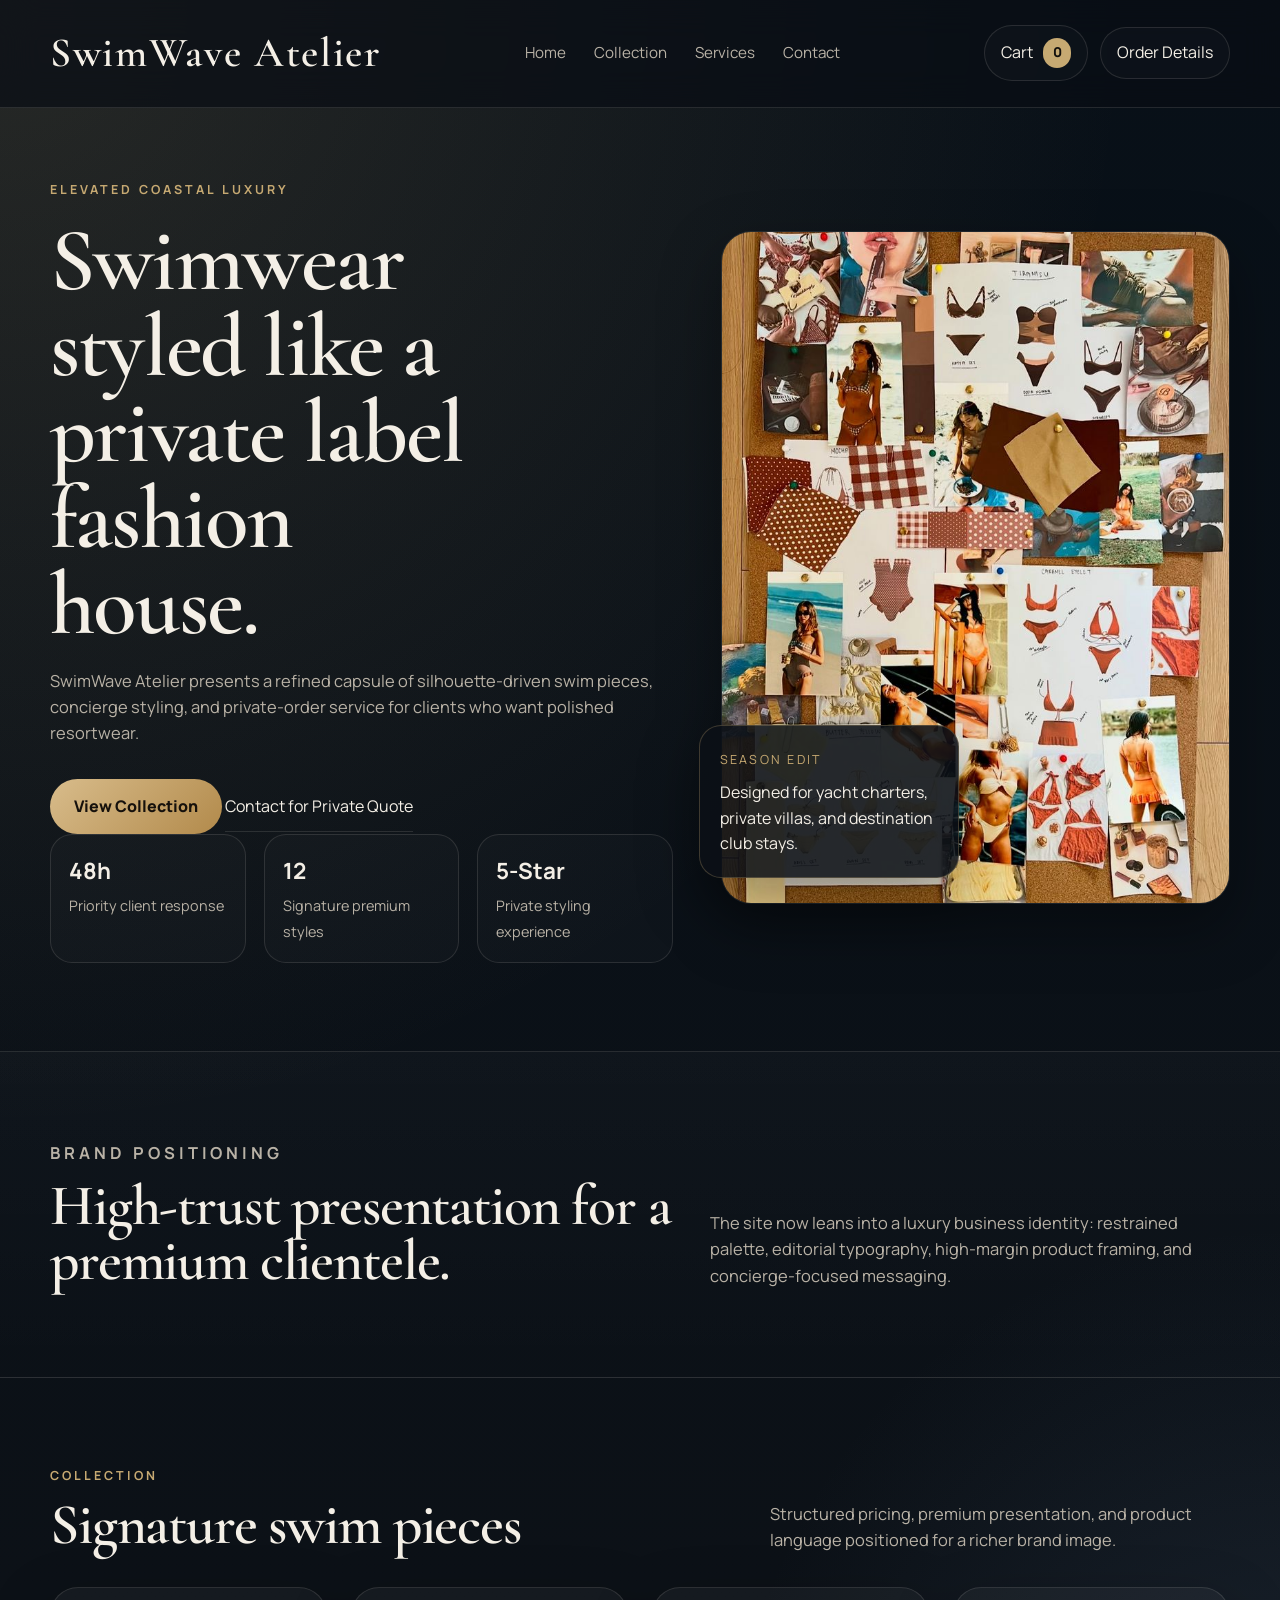
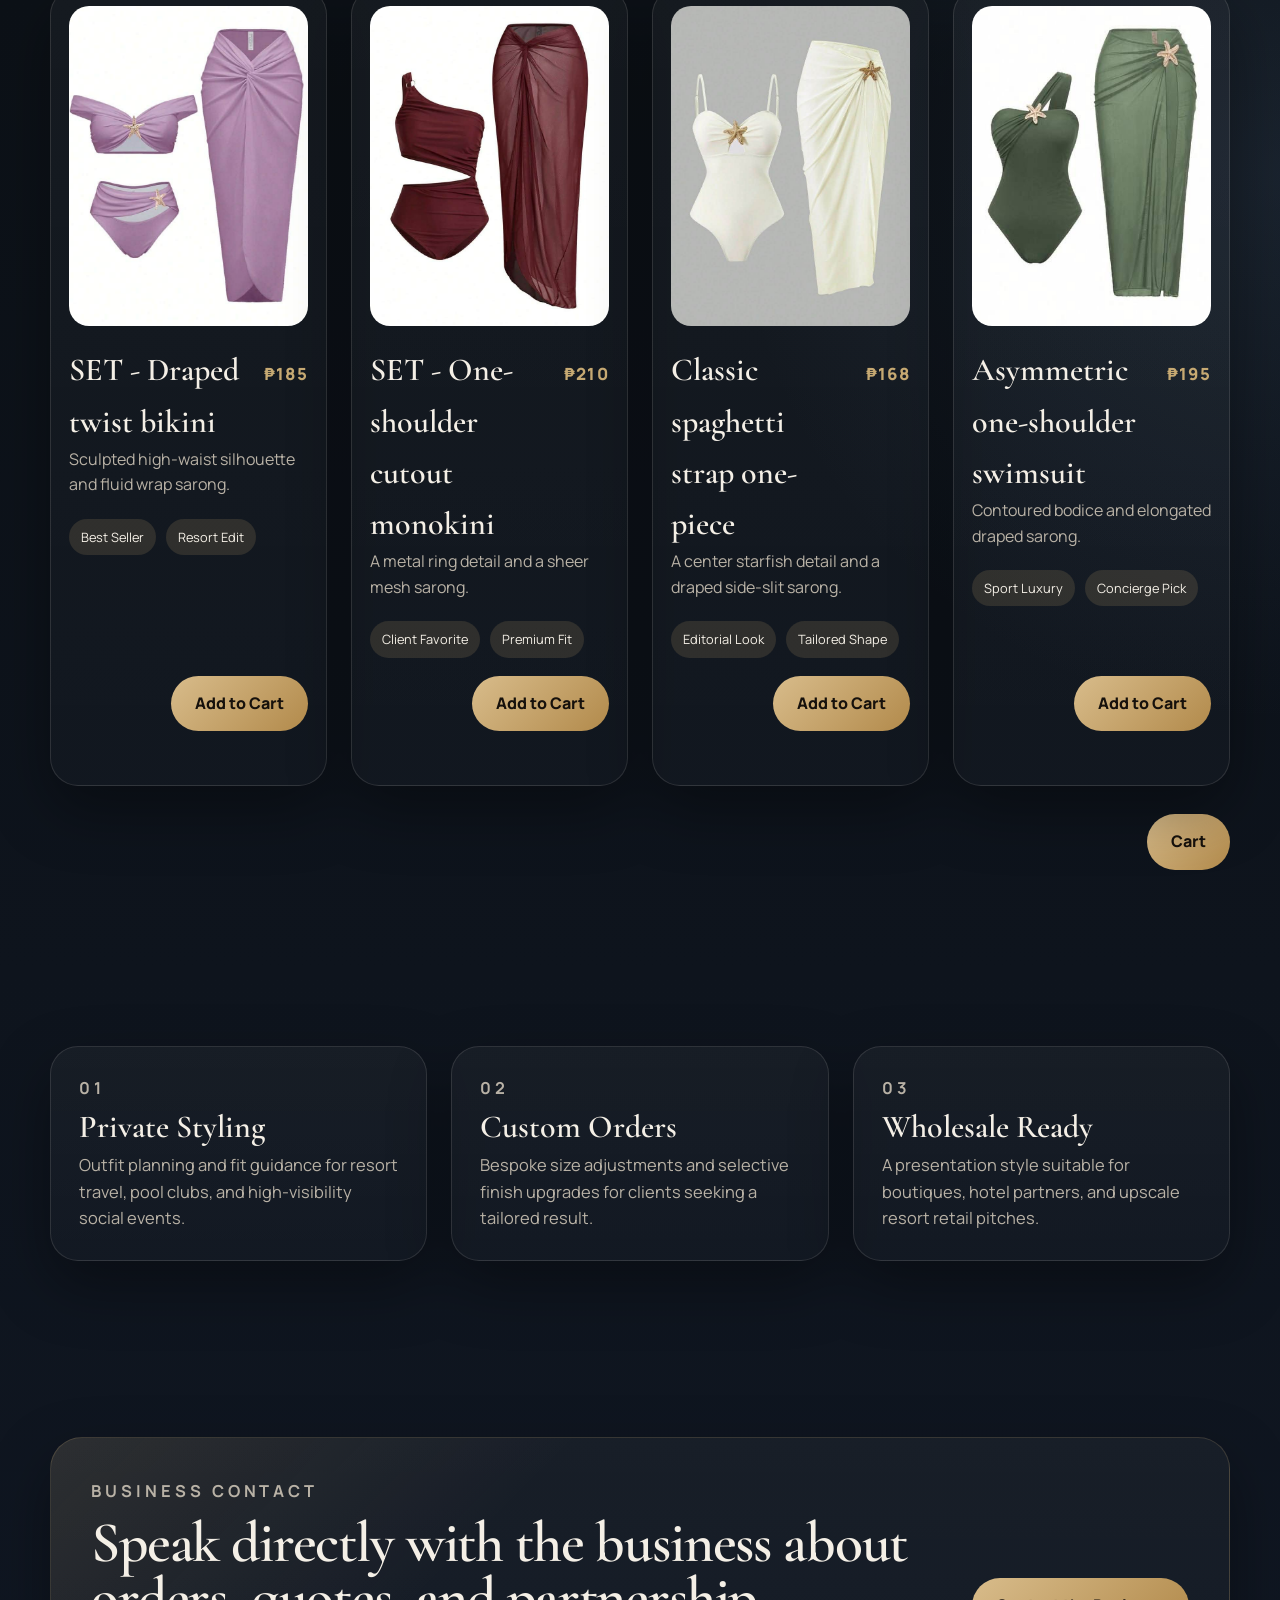
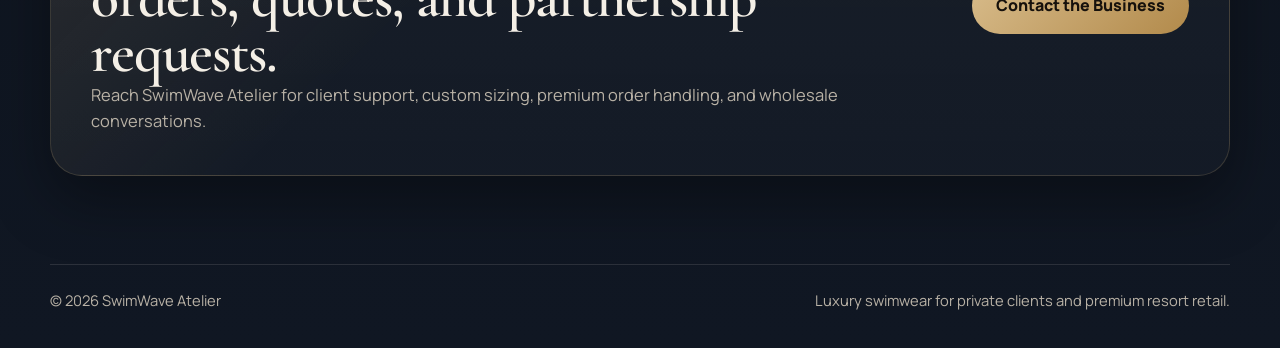
<file: index.html>
﻿<!DOCTYPE html>
<html lang="en">
  <head>
    <meta charset="UTF-8" />
    <meta name="viewport" content="width=device-width, initial-scale=1" />
    <title>SwimWave Atelier</title>
    <link rel="preconnect" href="https://fonts.googleapis.com" />
    <link rel="preconnect" href="https://fonts.gstatic.com" crossorigin />
    <link
      href="https://fonts.googleapis.com/css2?family=Cormorant+Garamond:wght@500;600;700&family=Manrope:wght@400;500;600;700&display=swap"
      rel="stylesheet"
    />
    <link rel="stylesheet" href="styles.css" />
  </head>
  <body>
    <div class="page-shell">
      <header class="site-header">
        <div class="container header-content">
          <div class="brand-block">
            <a href="index.html" class="brand">SwimWave Atelier</a>
          </div>

          <nav class="site-nav" aria-label="Primary">
            <a href="index.html">Home</a>
            <a href="index.html#collection">Collection</a>
            <a href="index.html#services">Services</a>
            <a href="contact.html">Contact</a>
          </nav>

          <div class="header-actions">
            <button class="cart-icon-btn" onclick="viewCart()" aria-label="View cart">
              Cart
              <span class="cart-badge" id="cartBadge">0</span>
            </button>
            <button class="secondary" onclick="openOrderDetails()">Order Details</button>
          </div>
        </div>
      </header>

      <main>
        <section class="hero container" id="home">
          <div class="hero-copy">
            <p class="eyebrow">Elevated Coastal Luxury</p>
            <h1>Swimwear styled like a private label fashion house.</h1>
            <p class="lead">
              SwimWave Atelier presents a refined capsule of silhouette-driven swim pieces,
              concierge styling, and private-order service for clients who want polished resortwear.
            </p>

            <div class="hero-actions">
              <button class="primary" onclick="goToCollection()">View Collection</button>
              <button class="text-link" onclick="notifyCustomRequest()">Contact for Private Quote</button>
            </div>

            <div class="hero-metrics">
              <article>
                <strong>48h</strong>
                <span>Priority client response</span>
              </article>
              <article>
                <strong>12</strong>
                <span>Signature premium styles</span>
              </article>
              <article>
                <strong>5-Star</strong>
                <span>Private styling experience</span>
              </article>
            </div>
          </div>

          <div class="hero-visual">
            <img
              src="background-swimsuit-picture.jpg"
              class="hero-photo"
              alt="Luxury swimwear editorial"
            />
            <div class="hero-note">
              <span class="note-label">Season Edit</span>
              <p>Designed for yacht charters, private villas, and destination club stays.</p>
            </div>
          </div>
        </section>

        <section class="story-strip">
          <div class="container story-grid">
            <article>
              <p class="eyebrow">Brand Positioning</p>
              <h2>High-trust presentation for a premium clientele.</h2>
            </article>
            <article>
              <p>
                The site now leans into a luxury business identity: restrained palette, editorial
                typography, high-margin product framing, and concierge-focused messaging.
              </p>
            </article>
          </div>
        </section>

        <section class="price-list" id="collection">
          <div class="container">
            <div class="section-heading">
              <div>
                <p class="eyebrow">Collection</p>
                <h2>Signature swim pieces</h2>
              </div>
              <p class="section-lead">
                Structured pricing, premium presentation, and product language positioned for a richer brand image.
              </p>
            </div>
            <div class="price-grid" id="priceGrid"></div>
            <div class="collection-actions">
              <button class="primary" type="button" onclick="viewCart()">Cart</button>
            </div>
          </div>
        </section>

        <section class="services" id="services">
          <div class="container services-grid">
            <article class="service-card">
              <p class="eyebrow">01</p>
              <h3>Private Styling</h3>
              <p>
                Outfit planning and fit guidance for resort travel, pool clubs, and high-visibility social events.
              </p>
            </article>
            <article class="service-card">
              <p class="eyebrow">02</p>
              <h3>Custom Orders</h3>
              <p>
                Bespoke size adjustments and selective finish upgrades for clients seeking a tailored result.
              </p>
            </article>
            <article class="service-card">
              <p class="eyebrow">03</p>
              <h3>Wholesale Ready</h3>
              <p>
                A presentation style suitable for boutiques, hotel partners, and upscale resort retail pitches.
              </p>
            </article>
          </div>
        </section>

        <section class="cta" id="contact">
          <div class="container cta-content">
            <div>
              <p class="eyebrow">Business Contact</p>
              <h2>Speak directly with the business about orders, quotes, and partnership requests.</h2>
              <p>
                Reach SwimWave Atelier for client support, custom sizing, premium order handling, and wholesale conversations.
              </p>
            </div>
            <button class="primary" onclick="notifyCustomRequest()">Contact the Business</button>
          </div>
        </section>
      </main>

      <footer class="site-footer">
        <div class="container footer-content">
          <span>© 2026 SwimWave Atelier</span>
          <span>Luxury swimwear for private clients and premium resort retail.</span>
        </div>
      </footer>

      <div id="orderDetailsModal" class="modal">
        <div class="modal-content">
          <div class="modal-header">
            <h2>Order Details</h2>
            <button class="modal-close" type="button" onclick="closeOrderDetails()" aria-label="Close order details">×</button>
          </div>
          <div class="modal-body">
            <div class="order-tabs">
              <button class="order-tab active" type="button" onclick="setOrderTab('active')">Orders</button>
              <button class="order-tab" type="button" onclick="setOrderTab('cancelled')">Cancelled</button>
              <button class="order-tab" type="button" onclick="setOrderTab('completed')">Review</button>
            </div>
            <div id="orderDetailsList" class="order-history-list"></div>
          </div>
          <div class="modal-footer">
            <button class="secondary" type="button" onclick="closeOrderDetails()">Close</button>
          </div>
        </div>
      </div>
    </div>

    <script src="script.js"></script>
  </body>
</html>
</file>
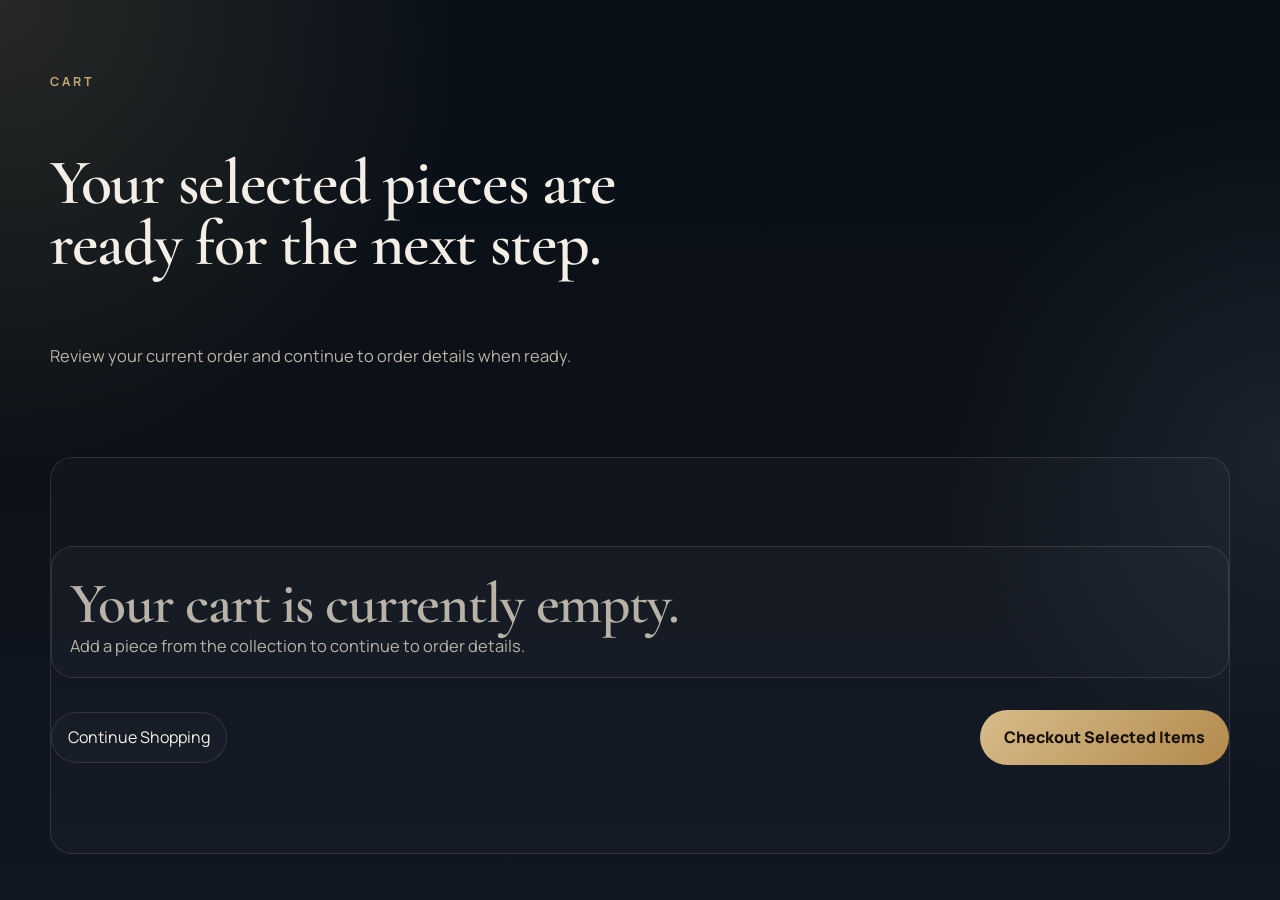
<file: cart.html>
﻿<!DOCTYPE html>
<html lang="en">
  <head>
    <meta charset="UTF-8" />
    <meta name="viewport" content="width=device-width, initial-scale=1" />
    <title>Cart | SwimWave Atelier</title>
    <link rel="preconnect" href="https://fonts.googleapis.com" />
    <link rel="preconnect" href="https://fonts.gstatic.com" crossorigin />
    <link
      href="https://fonts.googleapis.com/css2?family=Cormorant+Garamond:wght@500;600;700&family=Manrope:wght@400;500;600;700&display=swap"
      rel="stylesheet"
    />
    <link rel="stylesheet" href="styles.css" />
  </head>
  <body>
    <main class="subpage-shell">
      <section class="subpage-hero container">
        <p class="eyebrow">Cart</p>
        <h1>Your selected pieces are ready for the next step.</h1>
        <p class="lead">Review your current order and continue to order details when ready.</p>
      </section>

      <section class="subpage-panel container">
        <div id="cartPageContent" class="cart-page-content"></div>
        <div class="subpage-actions">
          <a class="secondary-link" href="index.html#collection">Continue Shopping</a>
          <button class="primary" type="button" onclick="proceedToPayment()">Checkout Selected Items</button>
        </div>
      </section>
    </main>

    <script src="script.js"></script>
  </body>
</html>
</file>
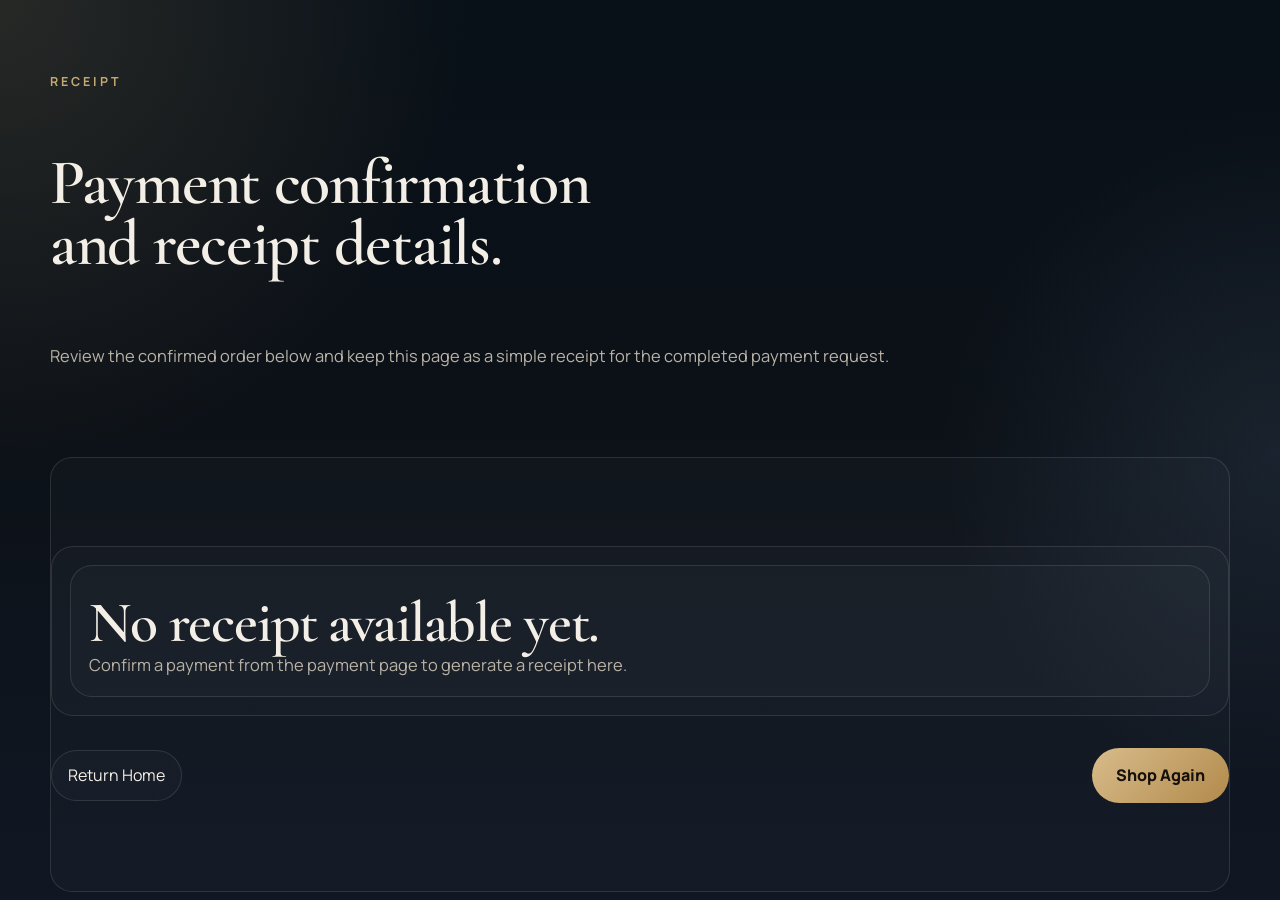
<file: consultation.html>
﻿<!DOCTYPE html>
<html lang="en">
  <head>
    <meta charset="UTF-8" />
    <meta name="viewport" content="width=device-width, initial-scale=1" />
    <title>Consultation | SwimWave Atelier</title>
    <link rel="preconnect" href="https://fonts.googleapis.com" />
    <link rel="preconnect" href="https://fonts.gstatic.com" crossorigin />
    <link
      href="https://fonts.googleapis.com/css2?family=Cormorant+Garamond:wght@500;600;700&family=Manrope:wght@400;500;600;700&display=swap"
      rel="stylesheet"
    />
    <link rel="stylesheet" href="styles.css" />
  </head>
  <body>
    <main class="subpage-shell">
      <section class="subpage-hero container">
        <p class="eyebrow">Receipt</p>
        <h1>Payment confirmation and receipt details.</h1>
        <p class="lead">
          Review the confirmed order below and keep this page as a simple receipt for the completed payment request.
        </p>
      </section>

      <section class="subpage-panel container">
        <div id="receiptContent" class="consultation-card"></div>
        <div class="subpage-actions">
          <a class="secondary-link" href="index.html">Return Home</a>
          <a class="primary" href="index.html#collection">Shop Again</a>
        </div>
      </section>
    </main>

    <script src="script.js"></script>
  </body>
</html>
</file>
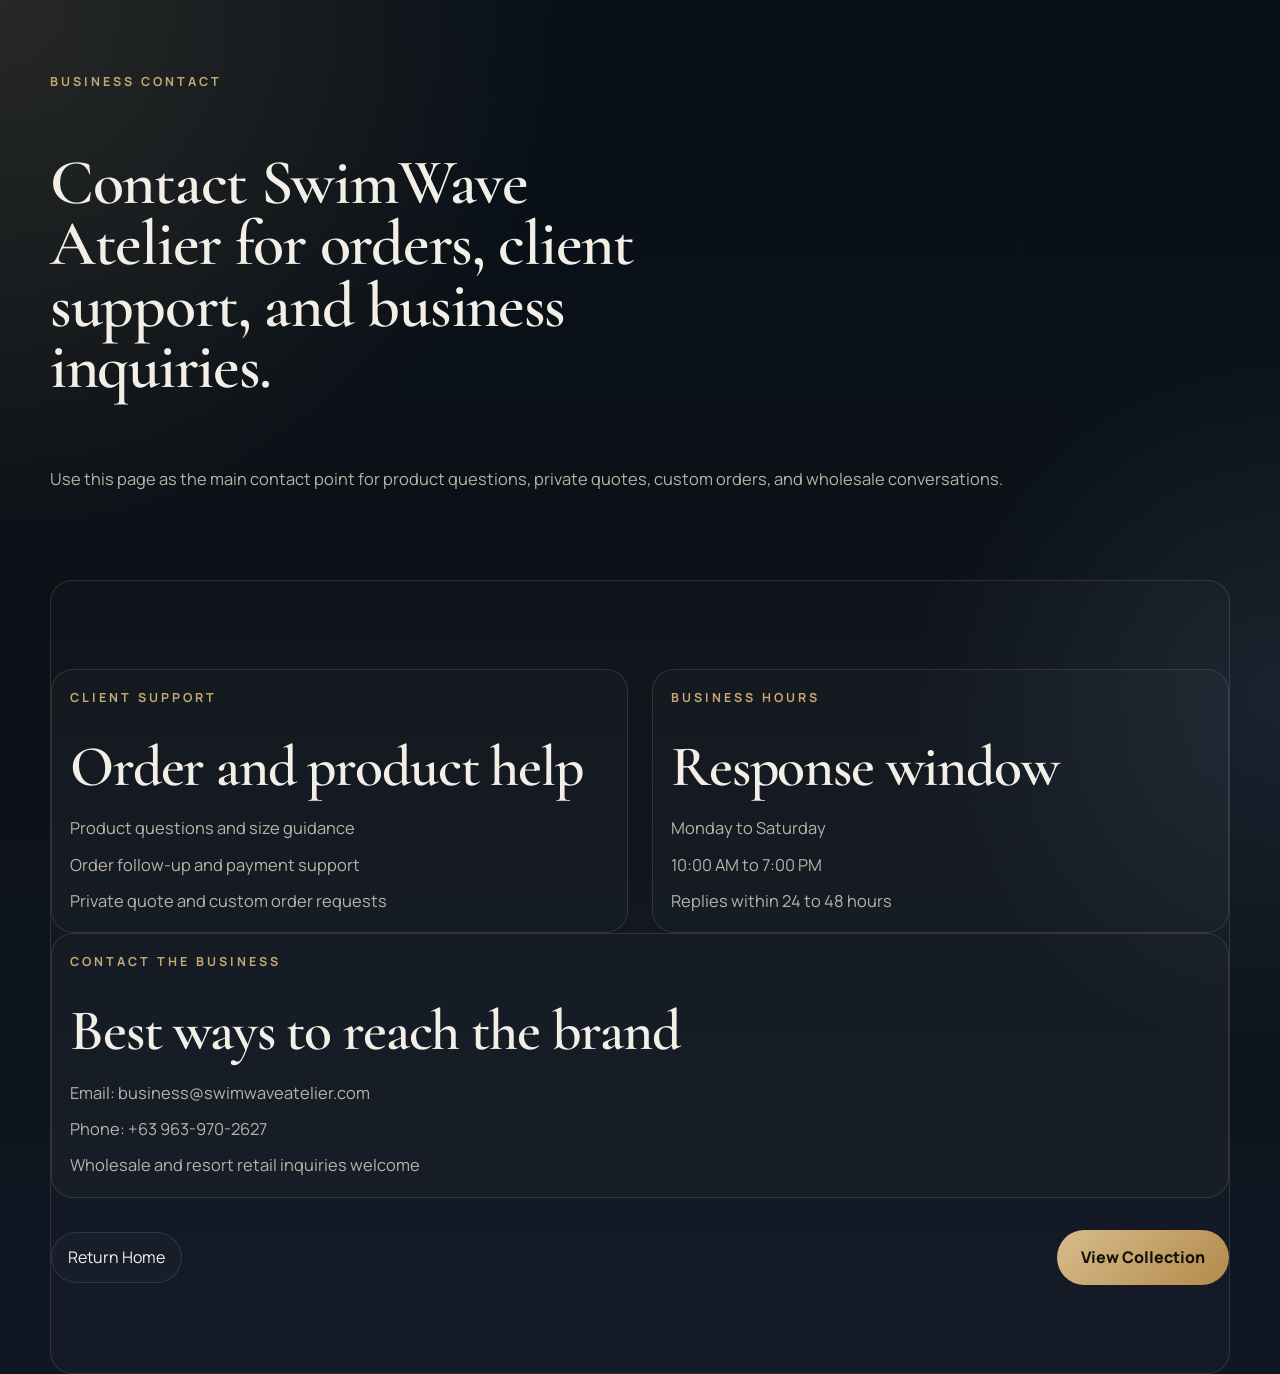
<file: contact.html>
<!DOCTYPE html>
<html lang="en">
  <head>
    <meta charset="UTF-8" />
    <meta name="viewport" content="width=device-width, initial-scale=1" />
    <title>Contact | SwimWave Atelier</title>
    <link rel="preconnect" href="https://fonts.googleapis.com" />
    <link rel="preconnect" href="https://fonts.gstatic.com" crossorigin />
    <link
      href="https://fonts.googleapis.com/css2?family=Cormorant+Garamond:wght@500;600;700&family=Manrope:wght@400;500;600;700&display=swap"
      rel="stylesheet"
    />
    <link rel="stylesheet" href="styles.css" />
  </head>
  <body>
    <main class="subpage-shell">
      <section class="subpage-hero container">
        <p class="eyebrow">Business Contact</p>
        <h1>Contact SwimWave Atelier for orders, client support, and business inquiries.</h1>
        <p class="lead">
          Use this page as the main contact point for product questions, private quotes, custom orders,
          and wholesale conversations.
        </p>
      </section>

      <section class="subpage-panel container">
        <div class="info-card-grid">
          <article class="consultation-card">
            <p class="eyebrow">Client Support</p>
            <h2>Order and product help</h2>
            <ul class="consultation-list">
              <li>Product questions and size guidance</li>
              <li>Order follow-up and payment support</li>
              <li>Private quote and custom order requests</li>
            </ul>
          </article>

          <article class="consultation-card">
            <p class="eyebrow">Business Hours</p>
            <h2>Response window</h2>
            <ul class="consultation-list">
              <li>Monday to Saturday</li>
              <li>10:00 AM to 7:00 PM</li>
              <li>Replies within 24 to 48 hours</li>
            </ul>
          </article>
        </div>

        <article class="consultation-card contact-card">
          <p class="eyebrow">Contact the Business</p>
          <h2>Best ways to reach the brand</h2>
          <ul class="consultation-list">
            <li>Email: business@swimwaveatelier.com</li>
            <li>Phone: +63 963-970-2627
</li>
            <li>Wholesale and resort retail inquiries welcome</li>
          </ul>
        </article>

        <div class="subpage-actions">
          <a class="secondary-link" href="index.html">Return Home</a>
          <a class="primary" href="index.html#collection">View Collection</a>
        </div>
      </section>
    </main>
  </body>
</html>
</file>
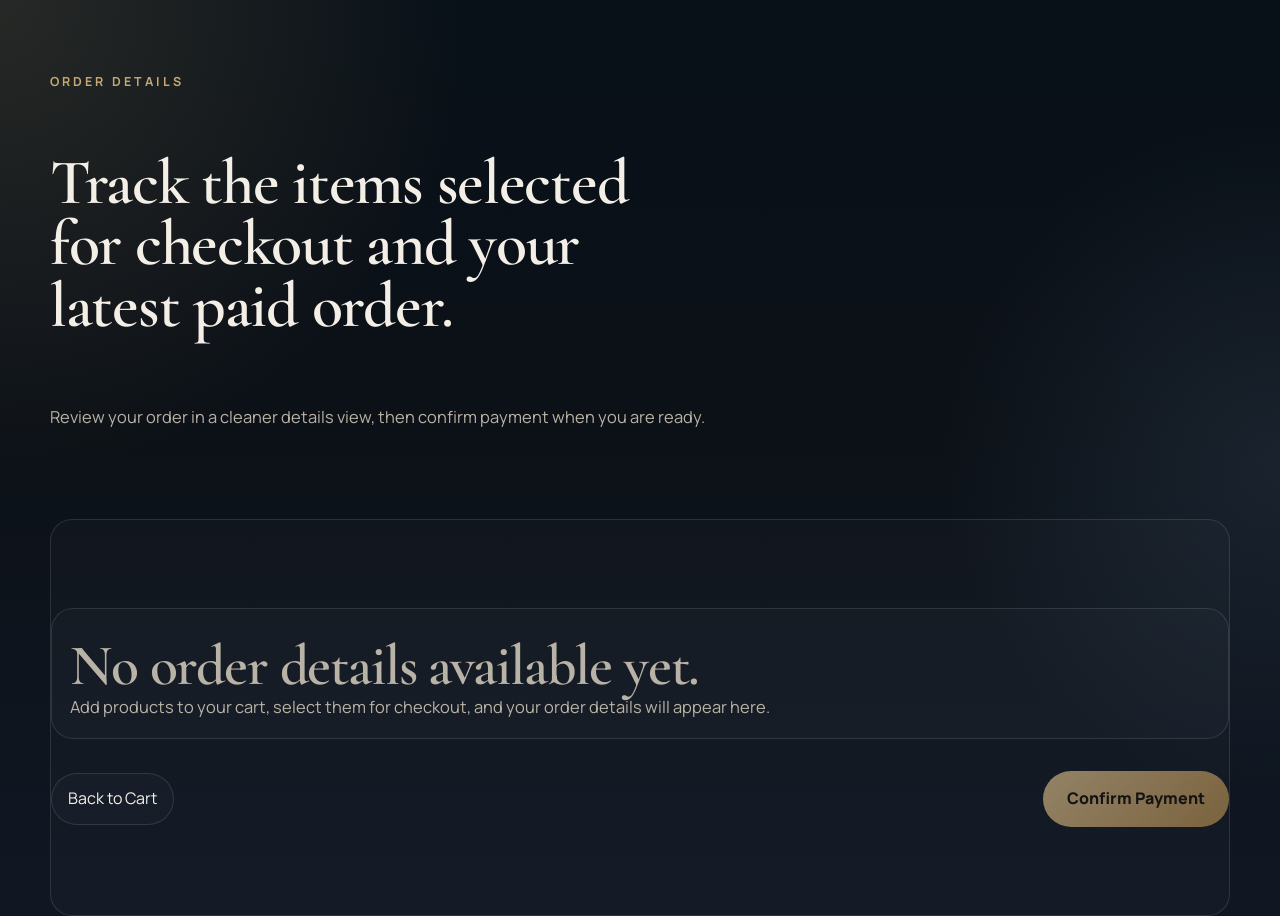
<file: payment.html>
<!DOCTYPE html>
<html lang="en">
  <head>
    <meta charset="UTF-8" />
    <meta name="viewport" content="width=device-width, initial-scale=1" />
    <title>Order Details | SwimWave Atelier</title>
    <link rel="preconnect" href="https://fonts.googleapis.com" />
    <link rel="preconnect" href="https://fonts.gstatic.com" crossorigin />
    <link
      href="https://fonts.googleapis.com/css2?family=Cormorant+Garamond:wght@500;600;700&family=Manrope:wght@400;500;600;700&display=swap"
      rel="stylesheet"
    />
    <link rel="stylesheet" href="styles.css" />
  </head>
  <body>
    <main class="subpage-shell">
      <section class="subpage-hero container">
        <p class="eyebrow">Order Details</p>
        <h1>Track the items selected for checkout and your latest paid order.</h1>
        <p class="lead">
          Review your order in a cleaner details view, then confirm payment when you are ready.
        </p>
      </section>

      <section class="subpage-panel container">
        <div id="paymentSummary" class="cart-page-content"></div>
        <div class="subpage-actions">
          <a class="secondary-link" href="cart.html">Back to Cart</a>
          <button id="confirmPaymentButton" class="primary" type="button" onclick="confirmPayment()">Confirm Payment</button>
        </div>
      </section>
    </main>

    <script src="script.js"></script>
  </body>
</html>
</file>
<file: styles.css>
﻿:root {
  color-scheme: dark;
  --bg: #0c1117;
  --bg-soft: #121922;
  --surface: rgba(16, 24, 34, 0.82);
  --surface-strong: #17202c;
  --text: #f4efe6;
  --muted: #b9b2a6;
  --line: rgba(244, 239, 230, 0.12);
  --gold: #c6a972;
  --gold-soft: rgba(198, 169, 114, 0.16);
  --shadow: 0 24px 60px rgba(0, 0, 0, 0.35);
}

* {
  box-sizing: border-box;
  margin: 0;
  padding: 0;
}

html {
  scroll-behavior: smooth;
}

body {
  min-height: 100vh;
  font-family: "Manrope", sans-serif;
  background:
    radial-gradient(circle at top left, rgba(198, 169, 114, 0.16), transparent 30%),
    radial-gradient(circle at right, rgba(86, 113, 145, 0.18), transparent 25%),
    linear-gradient(180deg, #081018 0%, #0c1117 45%, #101723 100%);
  color: var(--text);
  line-height: 1.6;
}

a {
  color: inherit;
  text-decoration: none;
}

button {
  border: none;
  font: inherit;
  cursor: pointer;
}

button:disabled {
  cursor: not-allowed;
  opacity: 0.65;
}

.page-shell,
.subpage-shell {
  overflow: hidden;
}

.container {
  width: min(1180px, calc(100% - 32px));
  margin: 0 auto;
}

.eyebrow {
  color: var(--gold);
  font-size: 0.78rem;
  font-weight: 700;
  letter-spacing: 0.24em;
  text-transform: uppercase;
}

.site-header {
  position: sticky;
  top: 0;
  z-index: 10;
  backdrop-filter: blur(18px);
  background: rgba(9, 14, 21, 0.7);
  border-bottom: 1px solid var(--line);
}

.header-content {
  display: grid;
  grid-template-columns: auto 1fr auto;
  align-items: center;
  gap: 24px;
  padding: 20px 0;
}

.brand-block {
  display: grid;
  gap: 4px;
}

.brand {
  font-family: "Cormorant Garamond", serif;
  font-size: clamp(2rem, 2vw + 1rem, 2.7rem);
  font-weight: 600;
  letter-spacing: 0.04em;
}

.site-nav {
  display: flex;
  justify-content: center;
  gap: 28px;
}

.site-nav a {
  color: var(--muted);
  font-size: 0.95rem;
  transition: color 0.25s ease;
}

.site-nav a:hover,
.text-link:hover,
.secondary:hover,
.secondary-link:hover {
  color: var(--text);
}

.header-actions,
.subpage-actions {
  display: flex;
  align-items: center;
  gap: 12px;
  flex-wrap: wrap;
}

.cart-icon-btn,
.secondary,
.primary,
.text-link,
.add-to-cart,
.secondary-link {
  transition:
    transform 0.25s ease,
    background 0.25s ease,
    border-color 0.25s ease,
    color 0.25s ease;
}

.cart-icon-btn,
.secondary,
.secondary-link {
  border: 1px solid var(--line);
  background: rgba(255, 255, 255, 0.02);
  color: var(--text);
  padding: 12px 16px;
  border-radius: 999px;
}

.cart-icon-btn {
  display: inline-flex;
  align-items: center;
  gap: 10px;
}

.cart-badge {
  min-width: 28px;
  padding: 4px 8px;
  border-radius: 999px;
  background: var(--gold);
  color: #14110d;
  font-size: 0.85rem;
  font-weight: 800;
  text-align: center;
}

.hero,
.subpage-hero {
  display: grid;
  grid-template-columns: minmax(0, 1.1fr) minmax(320px, 0.9fr);
  gap: 48px;
  align-items: center;
  padding: 72px 0 88px;
}

.subpage-hero {
  grid-template-columns: 1fr;
}

.hero-copy {
  animation: rise 0.7s ease both;
}

.hero-copy h1,
.story-grid h2,
.section-heading h2,
.cta h2,
.subpage-hero h1,
.consultation-card h2,
.empty-state h2 {
  font-family: "Cormorant Garamond", serif;
  font-weight: 600;
  line-height: 0.96;
  letter-spacing: -0.02em;
}

.hero-copy h1 {
  max-width: 10ch;
  font-size: clamp(3.8rem, 7vw, 6.6rem);
  margin: 18px 0 20px;
}

.subpage-hero h1 {
  font-size: clamp(3rem, 5vw, 5rem);
  margin: 12px 0 20px;
  max-width: 20ch;
}

.lead,
.section-lead,
.service-card p,
.cta p,
.story-grid p,
.consultation-list,
.cart-page-content,
.empty-state p {
  color: var(--muted);
  font-size: 1.03rem;
}

.hero-actions,
.subpage-actions {
  margin-top: 32px;
}

.subpage-actions {
  display: flex;
  justify-content: space-between;
  align-items: center;
  gap: 16px;
  flex-wrap: wrap;
}

.primary,
.add-to-cart {
  background: linear-gradient(135deg, #d8bc8b, #b28a4b);
  color: #16110c;
  padding: 15px 24px;
  border-radius: 999px;
  font-weight: 800;
}

.primary:hover,
.add-to-cart:hover,
.cart-icon-btn:hover,
.secondary:hover,
.secondary-link:hover {
  transform: translateY(-2px);
}

.text-link {
  background: transparent;
  color: var(--text);
  padding: 12px 0;
  border-bottom: 1px solid var(--line);
}

.hero-metrics {
  display: grid;
  grid-template-columns: repeat(3, minmax(0, 1fr));
  gap: 18px;
}

.hero-metrics article,
.subpage-panel,
.consultation-card,
.empty-state {
  padding: 18px;
  border: 1px solid var(--line);
  background: rgba(255, 255, 255, 0.02);
  border-radius: 22px;
}

.hero-metrics strong {
  display: block;
  margin-bottom: 4px;
  font-size: 1.4rem;
  color: var(--text);
}

.hero-metrics span {
  color: var(--muted);
  font-size: 0.9rem;
}

.hero-visual {
  position: relative;
  animation: rise 0.9s ease both;
}

.hero-photo {
  width: 100%;
  min-height: 640px;
  object-fit: cover;
  border-radius: 30px;
  box-shadow: var(--shadow);
  border: 1px solid rgba(255, 255, 255, 0.08);
}

.hero-note {
  position: absolute;
  left: -22px;
  bottom: 34px;
  max-width: 260px;
  padding: 20px;
  border: 1px solid rgba(198, 169, 114, 0.28);
  background: rgba(12, 17, 23, 0.88);
  border-radius: 22px;
  box-shadow: var(--shadow);
}

.note-label {
  display: inline-block;
  margin-bottom: 10px;
  color: var(--gold);
  font-size: 0.78rem;
  letter-spacing: 0.18em;
  text-transform: uppercase;
}

.story-strip,
.services,
.cta,
.price-list,
.subpage-panel {
  padding: 88px 0;
}

.story-strip {
  border-top: 1px solid var(--line);
  border-bottom: 1px solid var(--line);
  background: linear-gradient(180deg, rgba(255, 255, 255, 0.02), transparent);
}

.story-grid,
.section-heading,
.cta-content,
.info-card-grid {
  display: grid;
  gap: 24px;
}

.story-grid {
  grid-template-columns: 1.1fr 0.9fr;
  align-items: end;
}

.story-grid h2,
.section-heading h2,
.cta h2,
.consultation-card h2,
.empty-state h2 {
  font-size: clamp(2.6rem, 4.5vw, 4.5rem);
  margin-top: 12px;
}

.section-heading {
  grid-template-columns: 1fr auto;
  align-items: end;
  margin-bottom: 34px;
}

.section-lead {
  max-width: 460px;
}

.price-grid,
.info-card-grid {
  display: grid;
  grid-template-columns: repeat(auto-fit, minmax(250px, 1fr));
  gap: 24px;
}

.collection-actions {
  display: flex;
  justify-content: flex-end;
  margin-top: 28px;
}

.price-card,
.service-card {
  position: relative;
  overflow: hidden;
  background: linear-gradient(180deg, rgba(255, 255, 255, 0.04), rgba(255, 255, 255, 0.02));
  border: 1px solid var(--line);
  border-radius: 28px;
  box-shadow: var(--shadow);
}

.price-card {
  padding: 18px;
}

.price-card::before,
.service-card::before {
  content: "";
  position: absolute;
  inset: 0;
  background: linear-gradient(180deg, transparent, rgba(198, 169, 114, 0.08));
  opacity: 0;
  transition: opacity 0.25s ease;
}

.price-card:hover::before,
.service-card:hover::before {
  opacity: 1;
}

.card-image {
  width: 100%;
  height: 320px;
  object-fit: cover;
  border-radius: 20px;
  display: block;
  margin-bottom: 18px;
}

.card-copy {
  position: relative;
  z-index: 1;
  display: flex;
  flex-direction: column;
  height: calc(100% - 338px);
}

.card-meta,
.cart-line-item,
.cart-total-row {
  display: flex;
  align-items: baseline;
  justify-content: space-between;
  gap: 12px;
}

.price-card h3,
.service-card h3,
.cart-line-item h3 {
  font-family: "Cormorant Garamond", serif;
  font-size: 2rem;
  font-weight: 600;
}

.price {
  color: var(--gold);
  font-size: 1.05rem;
  font-weight: 800;
  letter-spacing: 0.08em;
  text-transform: uppercase;
}

.card-description {
  color: var(--muted);
  min-height: 54px;
  margin-bottom: 18px;
}

.product-tags,
.consultation-list {
  display: flex;
  flex-wrap: wrap;
  gap: 10px;
}

.product-tags {
  margin-bottom: 18px;
}

.product-tags span {
  padding: 8px 12px;
  border-radius: 999px;
  background: var(--gold-soft);
  color: var(--text);
  font-size: 0.8rem;
}

.cart-feedback {
  min-height: 24px;
  margin-top: 12px;
  color: var(--gold);
  font-size: 0.9rem;
}

.price-card .add-to-cart {
  align-self: flex-end;
  margin-top: auto;
}

.services-grid {
  display: grid;
  grid-template-columns: repeat(3, minmax(0, 1fr));
  gap: 24px;
}

.service-card {
  padding: 28px;
}

.cta-content {
  grid-template-columns: 1fr auto;
  align-items: center;
  padding: 40px;
  border-radius: 32px;
  border: 1px solid rgba(198, 169, 114, 0.2);
  background:
    linear-gradient(135deg, rgba(198, 169, 114, 0.12), transparent 35%),
    linear-gradient(180deg, rgba(255, 255, 255, 0.04), rgba(255, 255, 255, 0.02));
  box-shadow: var(--shadow);
}

.cart-page-content,
.consultation-card {
  display: grid;
  gap: 20px;
}

.cart-list {
  display: grid;
  gap: 16px;
}

.cart-line-item {
  padding: 22px;
  border: 2px solid rgba(198, 169, 114, 0.22);
  border-radius: 24px;
  background: rgba(255, 255, 255, 0.03);
  margin-top: -4px;
}

.checkout-toggle {
  display: inline-flex;
  align-items: center;
  gap: 10px;
  align-self: center;
  color: var(--muted);
  font-size: 0.92rem;
  flex-shrink: 0;
}

.checkout-toggle input {
  width: 18px;
  height: 18px;
  accent-color: var(--gold);
}

.cart-line-main {
  display: flex;
  align-items: center;
  gap: 16px;
}

.cart-line-image {
  width: 88px;
  height: 110px;
  flex-shrink: 0;
  margin-bottom: 0;
}

.cart-line-actions,
.quantity-controls {
  display: flex;
  align-items: center;
  gap: 12px;
  flex-wrap: wrap;
}

.small-button {
  padding: 8px 12px;
  font-size: 0.9rem;
}

.cart-total-row {
  padding-top: 12px;
  font-size: 1.1rem;
}

.receipt-header,
.receipt-meta {
  display: grid;
  gap: 10px;
}

.receipt-header {
  grid-template-columns: repeat(auto-fit, minmax(220px, 1fr));
  padding-bottom: 16px;
  border-bottom: 1px solid var(--line);
}

.receipt-line-item {
  display: flex;
  align-items: center;
  justify-content: space-between;
  gap: 16px;
  padding: 18px 0;
  border-bottom: 1px solid var(--line);
}

.receipt-total-row {
  border-top: 1px solid var(--line);
  margin-top: 8px;
}

.order-detail-card {
  display: grid;
  gap: 24px;
  padding: 24px;
  border-radius: 28px;
  background:
    linear-gradient(180deg, rgba(255, 255, 255, 0.04), rgba(255, 255, 255, 0.02)),
    linear-gradient(135deg, rgba(255, 255, 255, 0.02), transparent 45%);
  border: 1px solid rgba(255, 255, 255, 0.08);
}

.order-detail-top,
.order-detail-meta,
.order-section-heading,
.order-summary-row,
.order-item-card {
  display: flex;
  justify-content: space-between;
  gap: 16px;
}

.order-detail-top,
.order-detail-meta {
  align-items: start;
  flex-wrap: wrap;
}

.order-detail-section {
  display: grid;
  gap: 16px;
  padding: 18px;
  border-radius: 22px;
  background: rgba(255, 255, 255, 0.025);
  border: 1px solid var(--line);
}

.order-section-heading {
  align-items: center;
  color: var(--muted);
}

.order-section-heading h3 {
  color: var(--text);
  font-size: 1rem;
  font-family: "Manrope", sans-serif;
}

.order-status-badge {
  display: inline-flex;
  align-items: center;
  margin-bottom: 12px;
  padding: 8px 14px;
  border-radius: 999px;
  font-size: 0.82rem;
  font-weight: 800;
  letter-spacing: 0.08em;
  text-transform: uppercase;
}

.order-status-badge.pending {
  background: rgba(198, 169, 114, 0.16);
  color: var(--gold);
}

.order-status-badge.paid {
  background: rgba(110, 201, 162, 0.18);
  color: #9de2c3;
}

.order-item-card {
  align-items: center;
  padding: 16px 0;
  border-bottom: 1px solid var(--line);
}

.order-item-copy {
  display: grid;
  gap: 4px;
}

.order-item-copy p,
.order-detail-meta p {
  color: var(--muted);
}

.order-item-price {
  align-self: center;
}

.order-summary-grid {
  display: grid;
  gap: 14px;
}

.order-summary-row {
  align-items: center;
}

.order-summary-total {
  padding-top: 14px;
  border-top: 1px solid var(--line);
  font-size: 1.05rem;
}

.consultation-list {
  list-style: none;
  flex-direction: column;
}

.footer-content {
  display: flex;
  justify-content: space-between;
  gap: 20px;
  padding: 24px 0 36px;
  border-top: 1px solid var(--line);
  color: var(--muted);
  font-size: 0.92rem;
}

.modal {
  display: none;
  position: fixed;
  inset: 0;
  z-index: 1000;
  background: rgba(6, 10, 15, 0.72);
  padding: 24px;
}

.modal-content {
  width: min(100%, 760px);
  margin: 4vh auto;
  border-radius: 24px;
  border: 1px solid var(--line);
  background: #0f1721;
  box-shadow: var(--shadow);
  overflow: hidden;
}

.modal-header,
.modal-footer {
  display: flex;
  align-items: center;
  justify-content: space-between;
  gap: 16px;
  padding: 20px 24px;
  border-bottom: 1px solid var(--line);
}

.modal-footer {
  border-bottom: none;
  border-top: 1px solid var(--line);
}

.modal-body {
  padding: 24px;
  max-height: 68vh;
  overflow-y: auto;
}

.modal-close {
  border: none;
  background: transparent;
  color: var(--muted);
  font-size: 1.8rem;
  line-height: 1;
}

.order-tabs {
  display: flex;
  gap: 10px;
  margin-bottom: 18px;
}

.order-tab {
  flex: 1;
  padding: 11px 14px;
  border-radius: 999px;
  border: 1px solid var(--line);
  background: rgba(255, 255, 255, 0.03);
  color: var(--muted);
  font-weight: 700;
}

.order-tab.active {
  border-color: rgba(198, 169, 114, 0.24);
  background: rgba(198, 169, 114, 0.16);
  color: var(--gold);
}

.order-history-list {
  display: grid;
  gap: 14px;
}

.order-history-empty {
  padding: 18px;
  border-radius: 18px;
  border: 1px solid var(--line);
  background: rgba(255, 255, 255, 0.025);
  color: var(--muted);
  text-align: center;
}

.order-history-item {
  padding: 18px;
  border-radius: 18px;
  border: 1px solid var(--line);
  background: rgba(255, 255, 255, 0.025);
}

.order-history-top,
.order-history-actions {
  display: flex;
  justify-content: space-between;
  gap: 14px;
}

.order-history-top {
  align-items: start;
  margin-bottom: 14px;
}

.order-history-meta {
  margin-top: 6px;
  display: flex;
  gap: 8px;
  flex-wrap: wrap;
  color: var(--muted);
  font-size: 0.88rem;
}

.order-history-actions {
  flex-wrap: wrap;
}

.order-badge {
  display: inline-flex;
  align-items: center;
  padding: 7px 12px;
  border-radius: 999px;
  font-size: 0.78rem;
  font-weight: 800;
  letter-spacing: 0.06em;
  text-transform: uppercase;
}

.order-badge.active {
  background: rgba(198, 169, 114, 0.16);
  color: var(--gold);
}

.order-badge.cancelled {
  background: rgba(185, 86, 86, 0.16);
  color: #f0a3a3;
}

.order-badge.completed {
  background: rgba(110, 201, 162, 0.18);
  color: #9de2c3;
}

@keyframes rise {
  from {
    opacity: 0;
    transform: translateY(20px);
  }

  to {
    opacity: 1;
    transform: translateY(0);
  }
}

@media (max-width: 960px) {
  .header-content,
  .hero,
  .story-grid,
  .section-heading,
  .services-grid,
  .cta-content {
    grid-template-columns: 1fr;
  }

  .site-nav {
    justify-content: flex-start;
    flex-wrap: wrap;
  }

  .hero-photo {
    min-height: 420px;
  }

  .hero-note {
    position: static;
    max-width: none;
    margin-top: 16px;
  }

  .section-heading {
    margin-bottom: 28px;
  }
}

@media (max-width: 720px) {
  .container {
    width: min(100% - 24px, 1180px);
  }

  .modal {
    padding: 14px;
  }

  .modal-header,
  .modal-footer,
  .modal-body {
    padding: 18px;
  }

  .subpage-actions {
    flex-direction: column;
    align-items: stretch;
  }

  .site-header {
    position: static;
  }

  .hero {
    padding-top: 42px;
  }

  .hero-copy h1,
  .subpage-hero h1 {
    max-width: none;
  }

  .hero-metrics,
  .cart-line-item,
  .cart-line-actions,
  .cart-total-row,
  .card-meta,
  .order-history-top {
    grid-template-columns: 1fr;
    display: grid;
  }

  .cart-line-main {
    align-items: start;
    flex-wrap: wrap;
  }

  .cart-line-image {
    width: 76px;
    height: 96px;
  }

  .footer-content {
    flex-direction: column;
  }
}
</file>
